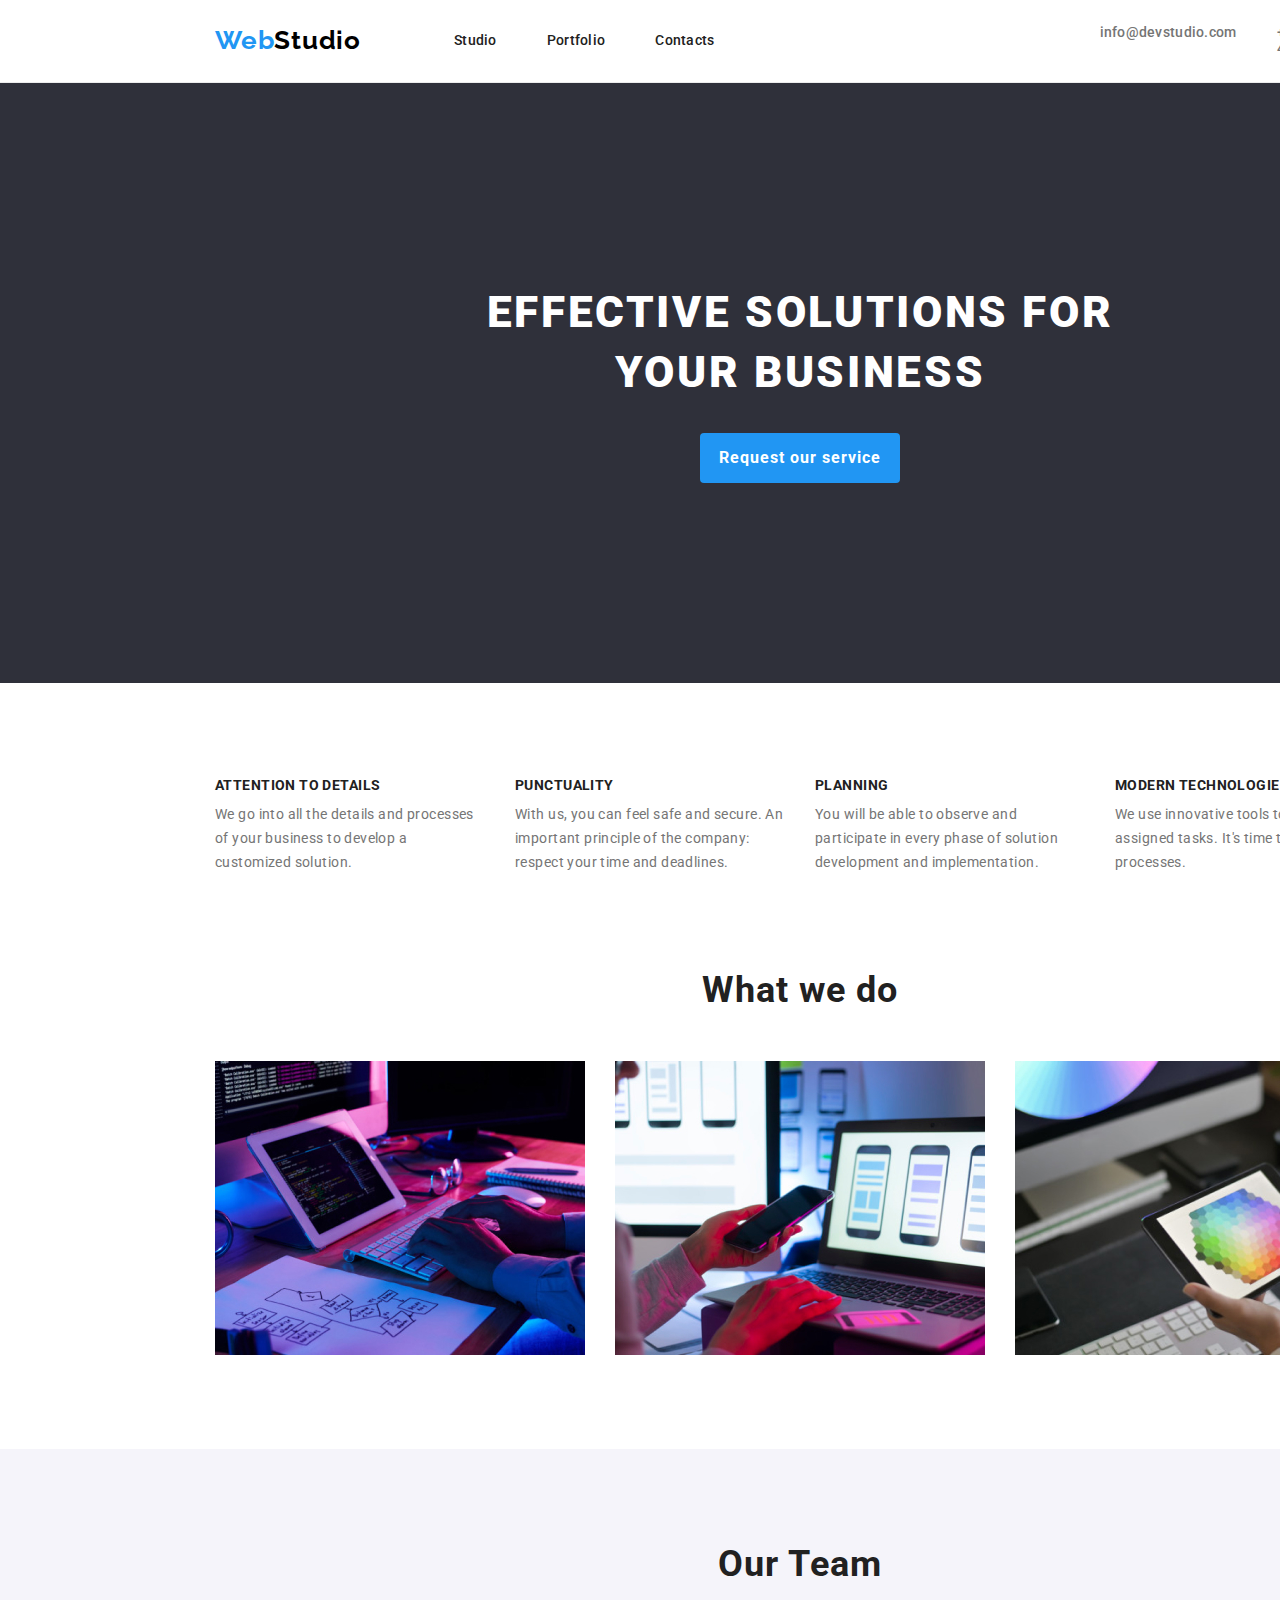
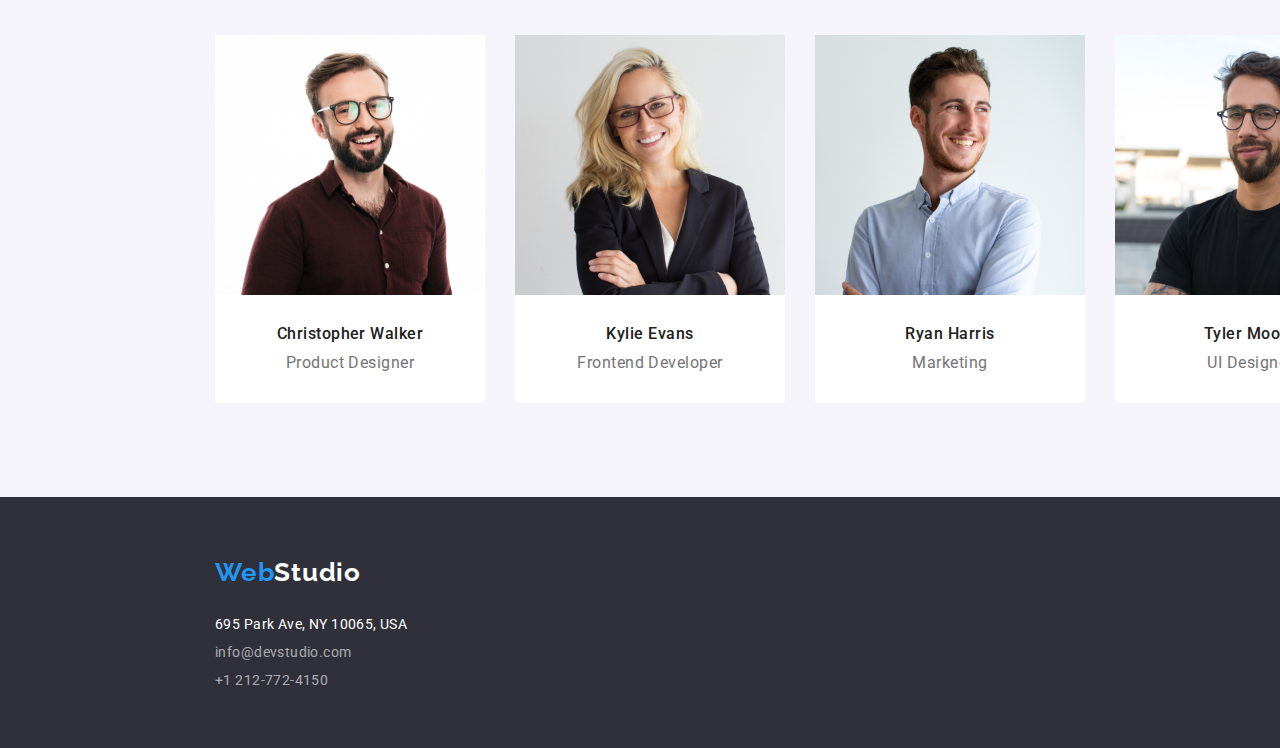
<file: index.html>
<!DOCTYPE html>
<html lang="en">
  <head>
    <meta charset="UTF-8">
    <meta http-equiv="X-UA-Compatible" content="IE=edge">
    <meta name="viewport" content="width=device-width, initial-scale=1.0">
    <title>Web Studio Homework Project</title>
    <link rel="preconnect" href="https://fonts.googleapis.com">
    <link rel="preconnect" href="https://fonts.gstatic.com" crossorigin>
    <link
      href="https://fonts.googleapis.com/css2?family=Raleway:wght@700&family=Roboto:wght@400;500;700;900&display=swap"
      rel="stylesheet"
    >
    <link rel="stylesheet" href="css/modern-normalize.css">
    <link rel="stylesheet" href="css/reset.css">
    <link rel="stylesheet" href="css/styles.css">
  </head>

  <body>
    <!-- HEADER -->
    <header>
      <div class="container global-header">
        <a class="company-logo-header" href="index.html">
          <span>Web</span>Studio
        </a>
        <nav class="website-navigation">
          <ul>
            <li>
              <a class="active navigation-link" href="studio.html">Studio</a>
            </li>
            <li>
              <a class="active navigation-link" href="portfolio.html"
                >Portfolio
              </a>
            </li>
            <li>
              <a class="active navigation-link" href="contacts.html"
                >Contacts
              </a>
            </li>
          </ul>
        </nav>
        <ul class="contacts-list-header">
          <li>
            <a
              class="active contact-link-header"
              href="mailto:info@devstudio.com"
              >info@devstudio.com
            </a>
          </li>
          <li>
            <a class="active contact-link-header" href="tel:+1212-772-4150">
              +1 212-772-4150
            </a>
          </li>
        </ul>
      </div>
    </header>

    <!-- MAIN -->
    <main>
      <!-- Hero-section -->
      <section>
        <div class="container hero-section">
          <h1 class="hero-header">EFFECTIVE SOLUTIONS FOR YOUR BUSINESS</h1>
          <button class="cta-button" type="button">Request our service</button>
        </div>
      </section>

      <!-- Company description-section -->
      <section class="section">
        <div class="container">
          <div class="company-qualities-container">
            <ul>
              <li>
                <div class="company-quality-card">
                  <h4 class="company-quality-card-title">
                    ATTENTION TO DETAILS
                  </h4>
                  <p class="company-quality-card-description">
                    We go into all the details and processes of your business to
                    develop a customized solution.
                  </p>
                </div>
              </li>

              <li>
                <div class="company-quality-card">
                  <h4 class="company-quality-card-title">PUNCTUALITY</h4>
                  <p class="company-quality-card-description">
                    With us, you can feel safe and secure. An important
                    principle of the company: respect your time and deadlines.
                  </p>
                </div>
              </li>

              <li>
                <div class="company-quality-card">
                  <h4 class="company-quality-card-title">PLANNING</h4>
                  <p class="company-quality-card-description">
                    You will be able to observe and participate in every phase
                    of solution development and implementation.
                  </p>
                </div>
              </li>

              <li>
                <div class="company-quality-card">
                  <h4 class="company-quality-card-title">
                    MODERN TECHNOLOGIES
                  </h4>
                  <p class="company-quality-card-description">
                    We use innovative tools to solve assigned tasks. It's time
                    to simplify work processes.
                  </p>
                </div>
              </li>
            </ul>
          </div>

          <div class="company-servicies-container">
            <h2 class="company-services-header">What we do</h2>
            <ul>
              <li>
                <img
                  src="images/company-services/typing_code.jpg"
                  alt="typing code on keyboard"
                  width="370"
                >
              </li>
              <li>
                <img
                  src="images/company-services/mobile_development.jpg"
                  alt="mobile development"
                  width="370"
                >
              </li>
              <li>
                <img
                  src="images/company-services/color_palette.jpg"
                  alt="choosing a color from a palette"
                  width="370"
                >
              </li>
            </ul>
          </div>
        </div>
      </section>

      <!-- Company team-section -->
      <section class="section comapny-team-section">
        <div class="container comapny-team-container">
          <h2 class="company-team-header">Our Team</h2>
          <ul>
            <li>
              <div class="company-employee-card">
                <img
                  src="images/company-employees/christopher_walker.jpg"
                  alt="Christopher Walker"
                  width="270"
                >
                <h4 class="employee-name">Christopher Walker</h4>
                <p class="employee-position">Product Designer</p>
              </div>
            </li>
            <li>
              <div class="company-employee-card">
                <img
                  src="images/company-employees/kylie_evans.jpg"
                  alt="Kylie Evans"
                  width="270"
                >
                <h4 class="employee-name">Kylie Evans</h4>
                <p class="employee-position">Frontend Developer</p>
              </div>
            </li>
            <li>
              <div class="company-employee-card">
                <img
                  src="images/company-employees/ryan_harris.jpg"
                  alt="Ryan Harris"
                  width="270"
                >
                <h4 class="employee-name">Ryan Harris</h4>
                <p class="employee-position">Marketing</p>
              </div>
            </li>
            <li>
              <div class="company-employee-card">
                <img
                  src="images/company-employees/tyler_moore.jpg"
                  alt="Tyler Moore"
                  width="270"
                >
                <h4 class="employee-name">Tyler Moore</h4>
                <p class="employee-position">UI Designer</p>
              </div>
            </li>
          </ul>
        </div>
      </section>
    </main>

    <!-- FOOTER -->
    <footer>
      <div class="container global-footer">
        <a class="company-logo-footer" href="index.html">
          <span>Web</span>Studio
        </a>
        <address class="company-address">
          <ul>
            <li>
              <a
                class="active location-link-footer"
                href="https://goo.gl/maps/exF3Ppo8LG7MDVbv6"
                rel="noopener noreferrer nofollow"
                target="_blank"
                >695 Park Ave, NY 10065, USA
              </a>
            </li>
            <li>
              <a
                class="active contact-link-footer"
                href="mailto:info@devstudio.com"
                >info@devstudio.com
              </a>
            </li>
            <li>
              <a class="active contact-link-footer" href="tel:+1212-772-4150"
                >+1 212-772-4150
              </a>
            </li>
          </ul>
        </address>
      </div>
    </footer>
  </body>
</html>
</file>
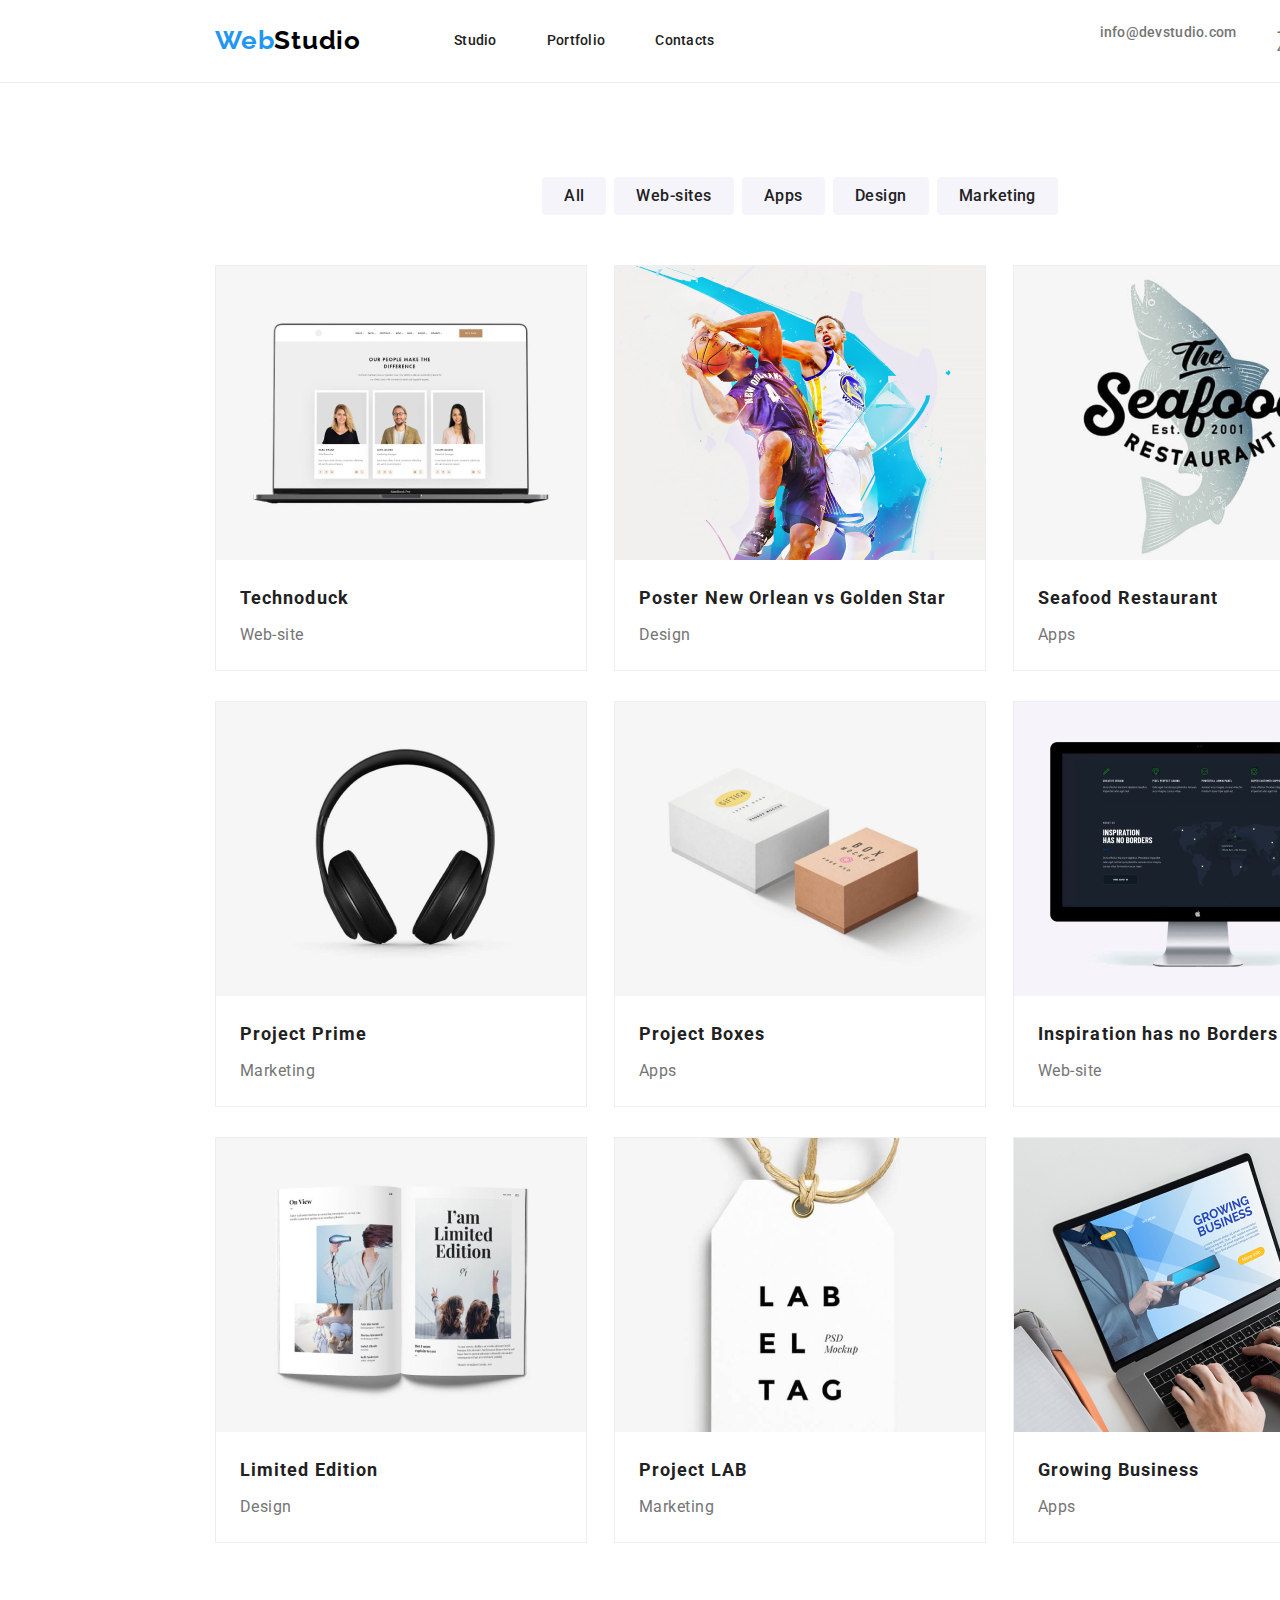
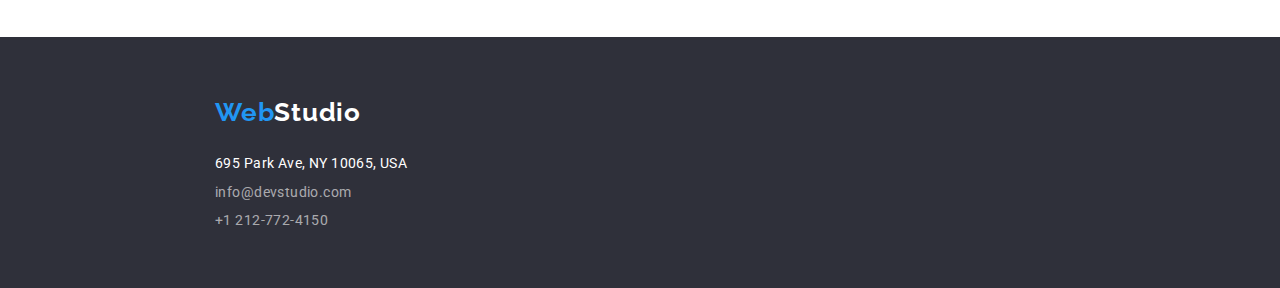
<file: portfolio.html>
<!DOCTYPE html>
<html lang="en">
  <head>
    <meta charset="UTF-8">
    <meta http-equiv="X-UA-Compatible" content="IE=edge">
    <meta name="viewport" content="width=device-width, initial-scale=1.0">
    <title>Portfolio</title>

    <link rel="preconnect" href="https://fonts.googleapis.com">
    <link rel="preconnect" href="https://fonts.gstatic.com" crossorigin>
    <link
      href="https://fonts.googleapis.com/css2?family=Raleway:wght@700&family=Roboto:wght@400;500;700;900&display=swap"
      rel="stylesheet"
    >

    <link rel="stylesheet" href="css/modern-normalize.css">
    <link rel="stylesheet" href="css/reset.css">
    <link rel="stylesheet" href="css/styles.css">
  </head>

  <body>
    <!-- HEADER -->
    <header>
      <div class="container global-header">
        <a class="company-logo-header" href="index.html">
          <span>Web</span>Studio
        </a>

        <nav class="website-navigation">
          <ul>
            <li>
              <a class="active navigation-link" href="studio.html">Studio</a>
            </li>
            <li>
              <a class="active navigation-link" href="portfolio.html"
                >Portfolio
              </a>
            </li>
            <li>
              <a class="active navigation-link" href="contacts.html"
                >Contacts
              </a>
            </li>
          </ul>
        </nav>

        <ul class="contacts-list-header">
          <li>
            <a
              class="active contact-link-header"
              href="mailto:info@devstudio.com"
            >info@devstudio.com
            </a>
          </li>
          <li>
            <a class="active contact-link-header" href="tel:+1212-772-4150">
              +1 212-772-4150
            </a>
          </li>
        </ul>
      </div>
    </header>

    <!-- MAIN -->
    <main>
      <!-- Portfolio-section -->
      <section class="section">
        <div class="container portfolio-section">
          <div class="portfolio-filters">
            <ul>
              <li>
                <button class="filter-button" type="button">All</button>
              </li>
              <li>
                <button class="filter-button" type="button">Web-sites</button>
              </li>
              <li>
                <button class="filter-button" type="button">Apps</button>
              </li>
              <li>
                <button class="filter-button" type="button">Design</button>
              </li>
              <li>
                <button class="filter-button" type="button">Marketing</button>
              </li>
            </ul>
          </div>

          <div class="portfolio-projects">
            <ul>
              <li>
                <div class="portfolio-project-card">
                  <img
                    src="images/porfolio-projects/technoduck.jpg"
                    alt="Technoduck is a web-site"
                    width="370"
                  >
                  <h4 class="portfolio-project-title">Technoduck</h4>
                  <p class="portfolio-project-description">Web-site</p>
                </div>
              </li>

              <li>
                <div class="portfolio-project-card">
                  <img
                    src="images/porfolio-projects/poster_new_orlean_vs_golden_star.jpg"
                    alt="Poster New Orlean vs Golden Star"
                    width="370"
                  >
                  <h4 class="portfolio-project-title">
                    Poster New Orlean vs Golden Star
                  </h4>
                  <p class="portfolio-project-description">Design</p>
                </div>
              </li>

              <li>
                <div class="portfolio-project-card">
                  <img
                    src="images/porfolio-projects/seafood_restaurant.jpg"
                    alt="Seafood Restaurant is an app"
                    width="370"
                  >
                  <h4 class="portfolio-project-title">Seafood Restaurant</h4>
                  <p class="portfolio-project-description">Apps</p>
                </div>
              </li>

              <li>
                <div class="portfolio-project-card">
                  <img
                    src="images/porfolio-projects/project_prime.jpg"
                    alt="Project Prime is a marketing service provided"
                    width="370"
                  >
                  <h4 class="portfolio-project-title">Project Prime</h4>
                  <p class="portfolio-project-description">Marketing</p>
                </div>
              </li>

              <li>
                <div class="portfolio-project-card">
                  <img
                    src="images/porfolio-projects/project_boxes.jpg"
                    alt="Project Boxes is an ap"
                    width="370"
                  >
                  <h4 class="portfolio-project-title">Project Boxes</h4>
                  <p class="portfolio-project-description">Apps</p>
                </div>
              </li>

              <li>
                <div class="portfolio-project-card">
                  <img
                    src="images/porfolio-projects/inspiration_has_no_borders.jpg"
                    alt="Inspiration has no Borders is a web-site"
                    width="370"
                  >
                  <h4 class="portfolio-project-title">
                    Inspiration has no Borders
                  </h4>
                  <p class="portfolio-project-description">Web-site</p>
                </div>
              </li>

              <li>
                <div class="portfolio-project-card">
                  <img
                    src="images/porfolio-projects/limited_edition.jpg"
                    alt="Limited Edition is a design"
                    width="370"
                  >
                  <h4 class="portfolio-project-title">Limited Edition</h4>
                  <p class="portfolio-project-description">Design</p>
                </div>
              </li>

              <li>
                <div class="portfolio-project-card">
                  <img
                    src="images/porfolio-projects/project_lab.jpg"
                    alt="Project LAB is a marketing service provided"
                    width="370"
                  >
                  <h4 class="portfolio-project-title">Project LAB</h4>
                  <p class="portfolio-project-description">Marketing</p>
                </div>
              </li>

              <li>
                <div class="portfolio-project-card">
                  <img
                    src="images/porfolio-projects/growing_business.jpg"
                    alt="Growing Business is an app"
                    width="370"
                  >
                  <h4 class="portfolio-project-title">Growing Business</h4>
                  <p class="portfolio-project-description">Apps</p>
                </div>
              </li>
            </ul>
          </div>
        </div>
      </section>
    </main>

    <!-- FOOTER -->
    <footer>
      <div class="container global-footer">
        <a class="company-logo-footer" href="index.html">
          <span>Web</span>Studio
        </a>
        <address class="company-address">
          <ul>
            <li>
              <a
                class="active location-link-footer"
                href="https://goo.gl/maps/exF3Ppo8LG7MDVbv6"
                rel="noopener noreferrer nofollow"
                target="_blank"
                >695 Park Ave, NY 10065, USA
              </a>
            </li>
            <li>
              <a
                class="active contact-link-footer"
                href="mailto:info@devstudio.com"
                >info@devstudio.com
              </a>
            </li>
            <li>
              <a class="active contact-link-footer" href="tel:+1212-772-4150"
                >+1 212-772-4150
              </a>
            </li>
          </ul>
        </address>
      </div>
    </footer>
  </body>
</html>
</file>
<file: css/styles.css>
:root {
  --main-font-family: "Roboto", sans-serif;
  --main-color: #212121;
  --second-color: #757575;
  --active-color: #2196f3;
}

* {
  margin: 0;
  padding: 0;
  box-sizing: border-box;
  line-height: 0;
}

body {
  font-family: var(--main-font-family);
  color: var(--main-color);
}

ul {
  list-style-type: none;
}

.section {
  padding-top: 94px;
  padding-bottom: 94px;
}

.container {
  width: 1600px;
  padding-left: 215px;
  padding-right: 215px;
}

.active:focus,
.active:hover {
  color: var(--active-color);
}

/* HEADER */
.global-header {
  display: flex;
  align-items: center;
  padding-top: 24px;
  padding-bottom: 25px;
  border-bottom: 1px solid #ececec;
}

.global-header .company-logo-header {
  font-family: Raleway, sans-serif;
  font-weight: 700;
  font-size: 26px;
  line-height: 1.174;
  text-decoration: none;
  color: #000000;
  letter-spacing: 0.78px;
}

.global-header .company-logo-header span {
  color: #2196f3;
}

.global-header .website-navigation {
  margin-left: 93px;
  margin-right: 385px;
}

.global-header .website-navigation ul {
  display: flex;
}

.global-header .website-navigation ul li:not(:last-child) {
  margin-right: 50px;
}

.global-header .contacts-list-header {
  display: flex;
}

.global-header .contacts-list-header li:first-child {
  margin-right: 40px;
}

.navigation-link,
.contact-link-header {
  font-weight: 500;
  font-size: 14px;
  line-height: 1.172;
  text-decoration: none;
  color: var(--main-color);
  letter-spacing: 0.28px;
}

.contact-link-header {
  color: var(--second-color);
}


/* MAIN: */

/* Hero-section */
.hero-section {
  background-color: #2f303a;
  padding-top: 200px;
  padding-left: 452px;
  padding-right: 452px;
  text-align: center;
}

.hero-section .hero-header {
  text-transform: uppercase;
  color: #ffffff;
  font-weight: 900;
  font-size: 44px;
  line-height: 1.363;
  letter-spacing: 2.64px;
  text-align: center;
  width: 696px;
  margin-bottom: 30px;
}

.hero-section .cta-button {
  background-color: #2196f3;
  color: #ffffff;
  font-family: var(--main-font-family);
  font-weight: 700;
  font-size: 16px;
  line-height: 1.875;
  letter-spacing: 0.96px;
  width: 200px;
  padding: 10px 19px;
  margin-bottom: 200px;
  border-radius: 4px;
  border: none;
  cursor: pointer;
}


/* Company-description-section (1)+(2) */

/* (1) company-qualities-container (1) */
.company-qualities-container {
  margin-bottom: 94px;
}

.company-qualities-container ul {
  display: flex;
}

.company-qualities-container ul li:not(:last-child) {
  margin-right: 30px;
}

.company-quality-card {
  width: 270px;
}

.company-quality-card .company-quality-card-title {
  text-transform: uppercase;
  font-size: 14px;
  line-height: 1.172;
  letter-spacing: 0.42px;
  margin-bottom: 10px;
}

.company-quality-card .company-quality-card-description {
  font-size: 14px;
  line-height: 1.714;
  letter-spacing: 0.42px;
  color: var(--second-color);
}

/* (2) company-servicies-container (2) */
.company-servicies-container {
  text-align: center;
}

.company-servicies-container .company-services-header {
  font-size: 36px;
  line-height: 1.172;
  letter-spacing: 1.08px;
  margin-bottom: 50px;
}

.company-servicies-container ul {
  display: flex;
  justify-content: space-between;
}


/* Company-team-section */
.comapny-team-section {
  background-color: #f5f4fa;
  width: 1600px;
  text-align: center;
}

.comapny-team-container .company-team-header {
  font-size: 36px;
  line-height: 1.172;
  letter-spacing: 1.08px;
  margin-bottom: 50px;
}

.comapny-team-container ul {
  display: flex;
  justify-content: space-between;
}

.company-employee-card {
  background-color: #ffffff;
  padding-bottom: 30px;
  border-bottom-right-radius: 4px;
  border-bottom-left-radius: 4px;
}

.company-employee-card .employee-name {
  font-weight: 500;
  line-height: 1.172;
  letter-spacing: 0.48px;
  margin-top: 30px;
  margin-bottom: 10px;
}

.company-employee-card .employee-position {
  color: var(--second-color);
  line-height: 1.172;
  letter-spacing: 0.48px;
}


/* MAIN - PORTFOLIO: Portfolio-section (1)+(2)  */

/* (1) portfolio-filters (2) */
.portfolio-section {
  display: flex;
  flex-direction: column;
  align-items: center;
}

.portfolio-filters ul {
  display: flex;
}

.portfolio-filters ul li:not(:last-child) {
  margin-right: 8px;
}

.portfolio-filters {
  margin-bottom: 50px;
}

.filter-button {
  background-color: #f5f4fa;
  color: var(--main-color);
  font-family: var(--main-font-family);
  font-weight: 500;
  font-size: 16px;
  line-height: 1.625;
  letter-spacing: 0.48px;
  border: none;
  cursor: pointer;
  border-radius: 4px;
  padding: 6px 22px;
}

.filter-button:hover,
.filter-button:focus {
  color: #ffffff;
  background-color: #2196f3;
}

/* (2) portfolio-projects (2) */
.portfolio-projects ul {
  display: flex;
  flex-wrap: wrap;
  justify-content: space-between;
}

.portfolio-projects ul li:nth-child(-n + 6) {
  margin-bottom: 30px;
}

.portfolio-project-card {
  padding-bottom: 20px;
  border: 1px solid #eeeeee;
}

.portfolio-project-card .portfolio-project-title {
  font-size: 18px;
  line-height: 2;
  letter-spacing: 1.08px;
  margin-top: 20px;
  margin-bottom: 4px;
  text-align: left;
  margin-left: 24px;
}

.portfolio-project-card .portfolio-project-description {
  line-height: 1.875;
  letter-spacing: 0.48px;
  color: var(--second-color);
  text-align: left;
  margin-left: 24px;
}

/* FOOTER */
.global-footer {
  background-color: #2f303a;
  padding-top: 60px;
  padding-bottom: 60px;
  padding-right: 1154px;
}

.global-footer .company-logo-footer {
  font-family: Raleway, sans-serif;
  font-weight: 700;
  font-size: 26px;
  line-height: 1.174;
  text-decoration: none;
  color: #ffffff;
  letter-spacing: 0.78px;
}

.global-footer .company-logo-footer span {
  color: #2196f3;
}

.global-footer .company-address {
  margin-top: 28px;
}

.global-footer .company-address ul li:not(:last-child) {
  margin-bottom: 12px;
}

.company-address ul li .location-link-footer,
.company-address ul li .contact-link-footer {
  font-weight: 400;
  font-size: 14px;
  text-decoration: none;
  font-style: normal;
  letter-spacing: 0.42px;
}

.location-link-footer {
  line-height: 1.172;
  color: #ffffff;
}

.contact-link-footer {
  line-height: 1.143;
  color: #ffffff99;
}
</file>
